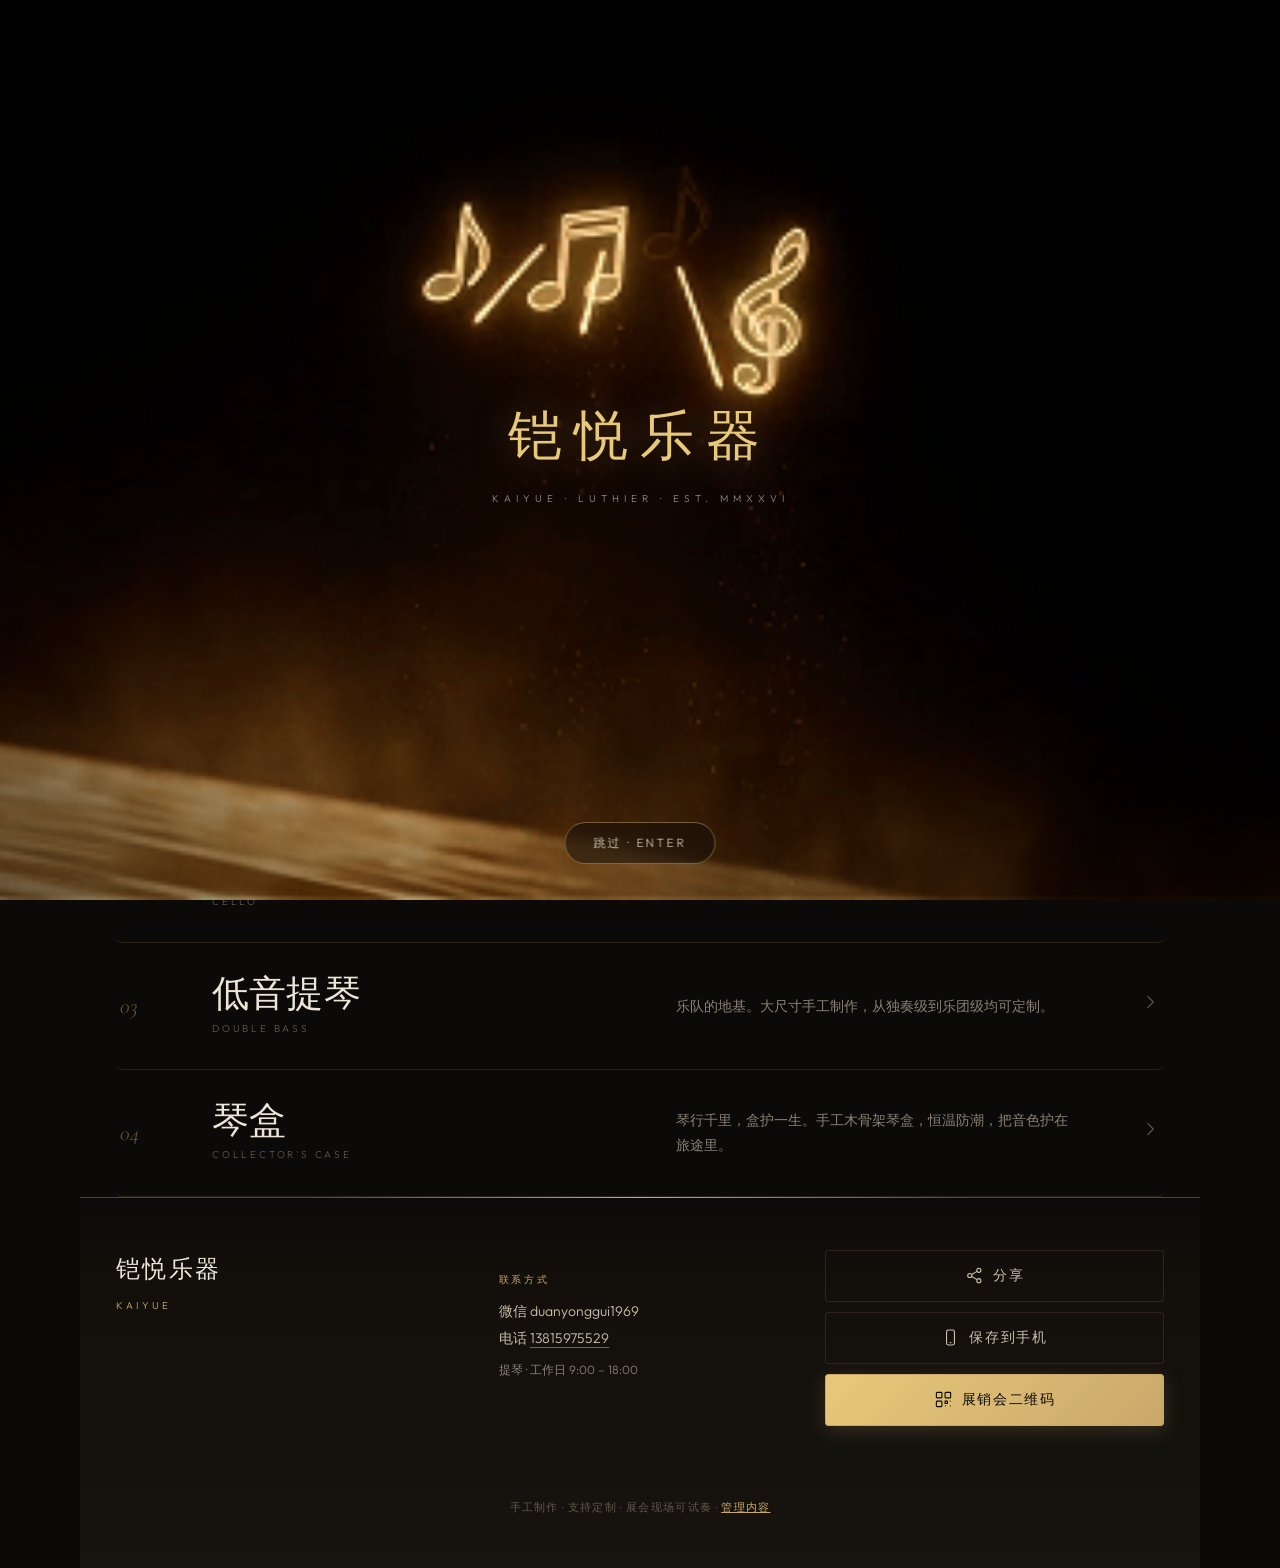
<file: index.html>
<!doctype html>
<html lang="zh-CN">
<head>
<meta charset="utf-8">
<meta name="viewport" content="width=device-width, initial-scale=1, viewport-fit=cover">
<title>铠悦乐器 · 手工提琴</title>
<meta name="description" content="拾弦提琴工坊：手工小提琴、大提琴、低音提琴。2026 国际乐器展销会现场展示，扫码即览全部琴款。">
<meta name="theme-color" content="#0c0a08">
<link rel="icon" href="data:image/svg+xml,%3Csvg xmlns='http://www.w3.org/2000/svg' viewBox='0 0 32 32'%3E%3Crect width='32' height='32' rx='7' fill='%230c0a08'/%3E%3Cpath d='M16 8 L20 22 L16 24 L12 22 Z' fill='%23c9a86a'/%3E%3C/svg%3E">
<link rel="preconnect" href="https://fonts.googleapis.com">
<link rel="preconnect" href="https://fonts.gstatic.com" crossorigin>
<link href="https://fonts.googleapis.com/css2?family=Cormorant+Garamond:ital,wght@0,300;0,400;0,500;0,600;1,300;1,400&family=Outfit:wght@300;400;500&display=swap" rel="stylesheet">
<link rel="stylesheet" href="css/style.css?v=20260930b">
</head>
<body>

<!-- 开屏视频动画 -->
<div class="splash" id="splash" aria-hidden="true">
  <img class="splash-video" src="assets/splash.gif" alt="" style="width:100%;height:100%;object-fit:cover">
  <div class="splash-vignette"></div>
  <div class="splash-brand">
    <div class="brand-cn">铠悦乐器</div>
    <div class="brand-en">KAIYUE · LUTHIER · EST. MMXXVI</div>
  </div>
  <button class="splash-skip" id="splashSkip">跳过 · ENTER</button>
</div>

<div class="app">
  <header class="topbar" id="topbar">
    <button class="brand" data-route="/" aria-label="回到首页">
      <span class="brand-mark" aria-hidden="true"></span>
      <span class="brand-name" id="brandName">拾弦提琴工坊</span>
    </button>
    <div class="topbar-actions">
      <select class="lang-select" id="langSel" aria-label="Language"></select>
      <button class="top-admin" data-route="/admin" aria-label="内容管理">管理</button>
      <button class="icon-btn" id="btnSearch" data-route="/search" aria-label="搜索">
        <svg viewBox="0 0 24 24" fill="none" stroke="currentColor" stroke-width="1.5"><circle cx="11" cy="11" r="7"/><path d="m20 20-3.5-3.5"/></svg>
      </button>
      <button class="icon-btn" id="btnFav" data-route="/favorites" aria-label="我的收藏">
        <svg viewBox="0 0 24 24" fill="none" stroke="currentColor" stroke-width="1.5"><path d="M12 20s-7.5-4.6-9.5-9C1 7.5 3.4 5 6.2 5c1.9 0 3.6 1 4.6 2.6h2.4C14.2 6 15.9 5 17.8 5 20.6 5 23 7.5 21.5 11c-2 4.4-9.5 9-9.5 9z"/></svg>
        <span class="badge-dot" id="favCount" hidden></span>
      </button>
    </div>
  </header>

  <nav class="series-rail" id="seriesRail" aria-label="系列切换">
    <button class="rail-chip" data-route="/" id="railHome">首页</button>
    <button class="rail-chip" data-series="violin" data-lbl="violin">小提琴</button>
    <button class="rail-chip" data-series="cello" data-lbl="cello">大提琴</button>
    <button class="rail-chip" data-series="bass" data-lbl="bass">低音提琴</button>
    <button class="rail-chip" data-series="s-mt4igi06" data-lbl="caseName">琴盒</button>
    <button class="rail-chip" data-route="/favorites" id="railFav">收藏</button>
  </nav>

  <main id="view" class="view" aria-live="polite"></main>

  <footer class="footer">
    <div class="footer-brand">
      <p class="footer-name" id="footerBrand">拾弦提琴工坊</p>
      <p class="footer-en" id="footerEn">SHIXIAN · LUTHIER</p>
    </div>
    <div class="footer-contact">
      <p class="footer-label" id="footerContactLabel">联系方式</p>
      <p class="contact-line"><span data-lbl="wechat">微信</span> <span id="footerWechat">shixian_luthier</span></p>
      <p class="contact-line"><span data-lbl="phone">电话</span> <a href="tel:13800000000" id="footerPhone">138-0000-0000</a></p>
      <p class="footer-note" id="footerNote"></p>
    </div>
    <div class="footer-actions">
      <button class="btn btn-ghost" id="btnShare">
        <svg viewBox="0 0 24 24" fill="none" stroke="currentColor" stroke-width="1.5"><circle cx="6" cy="12" r="2.6"/><circle cx="17.5" cy="5.5" r="2.6"/><circle cx="17.5" cy="18.5" r="2.6"/><path d="m8.4 10.8 6.8-4m-6.8 6.4 6.8 4"/></svg>
        <span data-lbl="share">分享</span>
      </button>
      <button class="btn btn-ghost" id="btnSavePhone">
        <svg viewBox="0 0 24 24" fill="none" stroke="currentColor" stroke-width="1.5"><rect x="7" y="2.5" width="10" height="19" rx="2.4"/><path d="M11 18.5h2"/></svg>
        <span data-lbl="savePhone">保存到手机</span>
      </button>
      <button class="btn btn-solid" id="btnQr">
        <svg viewBox="0 0 24 24" fill="none" stroke="currentColor" stroke-width="1.5"><rect x="3" y="3" width="7" height="7" rx="1"/><rect x="14" y="3" width="7" height="7" rx="1"/><rect x="3" y="14" width="7" height="7" rx="1"/><path d="M14 14h3v3h-3zM20 14h1M14 20h1M20 20h1"/></svg>
        <span data-lbl="qr">展销会二维码</span>
      </button>
    </div>
    <p class="footer-copy"><span data-lbl="footerCopy"></span> · <button class="admin-link" data-route="/admin" data-lbl="adminLink">管理内容</button></p>
  </footer>
</div>

<div class="lightbox" id="lightbox" hidden>
  <button class="lightbox-close" id="lbClose" aria-label="关闭">
    <svg viewBox="0 0 24 24" fill="none" stroke="currentColor" stroke-width="1.5"><path d="M6 6l12 12M18 6L6 18"/></svg>
  </button>
  <img id="lbImg" alt="" />
  <p class="lightbox-caption" id="lbCaption"></p>
</div>

<div class="modal" id="modal" hidden>
  <div class="modal-card">
    <button class="modal-close" id="modalClose" aria-label="关闭">
      <svg viewBox="0 0 24 24" fill="none" stroke="currentColor" stroke-width="1.5"><path d="M6 6l12 12M18 6L6 18"/></svg>
    </button>
    <div id="modalBody"></div>
  </div>
</div>

<div class="toast" id="toast" hidden></div>

<script src="js/app.js?v=20260930b" defer></script>
</body>
</html>
</file>
<file: css/style.css>
/* ============================================================
   铠悦乐器 · 手工提琴  —  Noir Gilded Edition
   Deep espresso black · antique gold · ivory serif
   ============================================================ */

:root {
  /* —— 黑金色系 —— */
  --bg: #0c0a08;
  --bg-2: #14110d;
  --surface: #1a1611;
  --surface-2: #221d16;
  --surface-3: #2a241c;
  --line: rgba(201, 168, 106, 0.14);
  --line-strong: rgba(201, 168, 106, 0.32);
  --line-bright: rgba(201, 168, 106, 0.55);

  --gold: #c9a86a;
  --gold-bright: #e8c97a;
  --gold-deep: #9a7f4e;
  --gold-dim: rgba(201, 168, 106, 0.5);

  --ivory: #ece5d8;
  --ivory-2: #c8bfae;
  --ivory-3: #8a8175;
  --ivory-4: #5e574c;

  --danger: #c75c4a;
  --on-gold: #0c0a08;

  --font-display: "Cormorant Garamond", "Songti SC", "Noto Serif SC", Georgia, serif;
  --font-body: "Outfit", -apple-system, BlinkMacSystemFont, "PingFang SC", "Noto Sans SC", "Microsoft YaHei", sans-serif;
  --font-serif: "Cormorant Garamond", "Songti SC", "Noto Serif SC", Georgia, serif;

  --r-xs: 3px;
  --r-s: 6px;
  --r-m: 10px;
  --topbar-h: 60px;
  --ease: cubic-bezier(0.22, 0.61, 0.36, 1);
  --ease-out: cubic-bezier(0.16, 1, 0.3, 1);
  --shadow-1: 0 2px 8px rgba(0, 0, 0, 0.4), 0 12px 32px rgba(0, 0, 0, 0.25);
  --shadow-gold: 0 0 0 1px rgba(201, 168, 106, 0.2), 0 8px 32px rgba(201, 168, 106, 0.08);
}

* { margin: 0; padding: 0; box-sizing: border-box; }
[hidden] { display: none !important; }

html {
  -webkit-text-size-adjust: 100%;
  scroll-behavior: smooth;
  color-scheme: dark;
}

body {
  font-family: var(--font-body);
  font-weight: 300;
  font-size: 16px;
  line-height: 1.65;
  color: var(--ivory);
  background-color: var(--bg);
  background-image:
    radial-gradient(ellipse 80% 50% at 50% -10%, rgba(201, 168, 106, 0.06), transparent),
    radial-gradient(rgba(201, 168, 106, 0.04) 1px, transparent 1px);
  background-size: 100% 100%, 24px 24px;
  background-attachment: fixed;
  -webkit-font-smoothing: antialiased;
  min-height: 100dvh;
}

img { display: block; max-width: 100%; }
a { color: inherit; text-decoration: none; }
button { font: inherit; color: inherit; background: none; border: 0; cursor: pointer; }
button:focus-visible, a:focus-visible {
  outline: 2px solid var(--gold);
  outline-offset: 2px;
  border-radius: var(--r-xs);
}

::selection { background: var(--gold); color: var(--on-gold); }

.app {
  max-width: 720px;
  margin: 0 auto;
  min-height: 100dvh;
  display: flex;
  flex-direction: column;
}

/* ============================================================
   开屏动画
   ============================================================ */
.splash {
  position: fixed; inset: 0; z-index: 200;
  background: #000;
  display: flex; align-items: center; justify-content: center;
  opacity: 1; transition: opacity 0.9s var(--ease-out), visibility 0.9s;
  overflow: hidden;
}
.splash.done { opacity: 0; visibility: hidden; pointer-events: none; }
.splash-video {
  position: absolute; inset: 0;
  width: 100%; height: 100%;
  object-fit: cover;
}
.splash-vignette {
  position: absolute; inset: 0;
  background: radial-gradient(ellipse at center, transparent 40%, rgba(0,0,0,0.55) 100%);
  pointer-events: none;
}
.splash-brand {
  position: relative; z-index: 2;
  text-align: center;
  opacity: 0;
  animation: splashBrandIn 2s var(--ease-out) 0.4s forwards;
}
.splash-brand .brand-cn {
  font-family: var(--font-display);
  font-size: clamp(2rem, 8vw, 3.4rem);
  font-weight: 500;
  letter-spacing: 0.22em;
  color: var(--gold-bright);
  text-shadow: 0 0 40px rgba(201, 168, 106, 0.4);
  margin-bottom: 8px;
}
.splash-brand .brand-en {
  font-size: 10px;
  letter-spacing: 0.5em;
  text-transform: uppercase;
  color: rgba(236, 229, 216, 0.6);
}
.splash-skip {
  position: absolute;
  bottom: calc(36px + env(safe-area-inset-bottom, 0px));
  left: 50%; transform: translateX(-50%);
  z-index: 3;
  padding: 10px 28px;
  border: 1px solid var(--gold-dim);
  border-radius: 999px;
  background: rgba(12, 10, 8, 0.5);
  color: var(--ivory-2);
  font-size: 12px;
  letter-spacing: 0.2em;
  text-transform: uppercase;
  backdrop-filter: blur(8px);
  -webkit-backdrop-filter: blur(8px);
  transition: background 0.25s, border-color 0.25s, color 0.25s;
}
.splash-skip:hover {
  background: var(--gold);
  color: var(--on-gold);
  border-color: var(--gold);
}
@keyframes splashBrandIn {
  from { opacity: 0; transform: translateY(12px); letter-spacing: 0.35em; }
  to { opacity: 1; transform: translateY(0); letter-spacing: 0.22em; }
}
@media (prefers-reduced-motion: reduce) {
  .splash { display: none !important; }
}

/* ============================================================
   Topbar
   ============================================================ */
.topbar {
  position: sticky; top: 0; z-index: 40;
  height: var(--topbar-h);
  display: flex; align-items: center; justify-content: space-between;
  padding: 0 18px;
  background: rgba(12, 10, 8, 0.82);
  -webkit-backdrop-filter: blur(18px) saturate(1.4);
  backdrop-filter: blur(18px) saturate(1.4);
  border-bottom: 1px solid var(--line);
}
.brand { display: flex; align-items: center; gap: 10px; padding: 6px 0; }
.brand-mark {
  width: 22px; height: 22px; flex: none;
  background: var(--gold);
  -webkit-mask: url("data:image/svg+xml,%3Csvg xmlns='http://www.w3.org/2000/svg' viewBox='0 0 24 24'%3E%3Cpath d='M12 3 15.2 14 12 21 8.8 14 Z'/%3E%3C/svg%3E") center/contain no-repeat;
  mask: url("data:image/svg+xml,%3Csvg xmlns='http://www.w3.org/2000/svg' viewBox='0 0 24 24'%3E%3Cpath d='M12 3 15.2 14 12 21 8.8 14 Z'/%3E%3C/svg%3E") center/contain no-repeat;
}
.brand-name {
  font-family: var(--font-display);
  font-size: 18px;
  font-weight: 500;
  letter-spacing: 0.08em;
  color: var(--ivory);
}
.topbar-actions { display: flex; gap: 4px; align-items: center; }
.top-admin {
  height: 34px; padding: 0 14px; border-radius: var(--r-xs);
  border: 1px solid var(--line-strong);
  background: transparent;
  font-size: 11px; letter-spacing: 0.18em;
  color: var(--gold);
  text-transform: uppercase;
  transition: all 0.25s var(--ease);
}
.top-admin:hover {
  background: var(--gold);
  color: var(--on-gold);
  border-color: var(--gold);
}
.icon-btn {
  position: relative; width: 40px; height: 40px; border-radius: var(--r-xs);
  display: inline-flex; align-items: center; justify-content: center;
  color: var(--ivory-2);
  border: 1px solid transparent;
  transition: all 0.25s var(--ease);
}
.icon-btn:hover {
  background: rgba(201, 168, 106, 0.08);
  border-color: var(--line);
  color: var(--gold-bright);
}
.icon-btn svg { width: 20px; height: 20px; stroke-width: 1.4; }
.badge-dot {
  position: absolute; top: 3px; right: 3px;
  min-width: 16px; height: 16px; padding: 0 4px;
  border-radius: 999px;
  background: var(--gold);
  color: var(--on-gold);
  font-size: 10px; font-weight: 500; line-height: 16px; text-align: center;
}

/* ============================================================
   Series rail
   ============================================================ */
.series-rail {
  position: fixed;
  top: calc(var(--topbar-h) + 10px);
  left: 0; right: 0; z-index: 39;
  display: flex; gap: 8px; justify-content: flex-start;
  overflow-x: auto;
  padding: 6px 18px 10px;
  scrollbar-width: none;
  -webkit-overflow-scrolling: touch;
  transform: translateY(-8px);
  opacity: 0;
  pointer-events: none;
  transition: transform 0.3s var(--ease-out), opacity 0.3s var(--ease-out);
}
.series-rail.show { transform: translateY(0); opacity: 1; pointer-events: auto; }
.series-rail::-webkit-scrollbar { display: none; }
.rail-chip {
  flex: none;
  height: 34px; padding: 0 16px;
  border-radius: 999px;
  background: rgba(26, 22, 17, 0.88);
  border: 1px solid var(--line);
  font-size: 12.5px; letter-spacing: 0.06em;
  color: var(--ivory-2);
  backdrop-filter: blur(12px);
  -webkit-backdrop-filter: blur(12px);
  transition: all 0.25s var(--ease);
}
.rail-chip:hover { border-color: var(--line-bright); color: var(--gold-bright); }
.rail-chip.active {
  background: var(--gold);
  border-color: var(--gold);
  color: var(--on-gold);
}

/* ============================================================
   View + reveal
   ============================================================ */
.view { flex: 1; }
.view > section { padding: 0 18px; }
.reveal {
  opacity: 0;
  transform: translateY(18px);
  transition: opacity 0.7s var(--ease-out), transform 0.7s var(--ease-out);
}
.reveal.in { opacity: 1; transform: none; }
@media (prefers-reduced-motion: reduce) {
  .reveal { opacity: 1; transform: none; transition: none; }
  * { scroll-behavior: auto !important; }
}

/* ============================================================
   Hero
   ============================================================ */
.hero {
  padding-top: 56px !important;
  padding-bottom: 40px;
  position: relative;
  overflow: hidden;
}
.hero::before {
  content: "";
  position: absolute;
  top: -180px; right: -140px; z-index: 0;
  width: 380px; height: 380px; border-radius: 50%;
  background: radial-gradient(circle, rgba(201, 168, 106, 0.12), transparent 70%);
  pointer-events: none;
}
.hero::after {
  content: "";
  position: absolute;
  left: -60px; bottom: 60px; z-index: 0;
  width: 200px; height: 200px;
  background: radial-gradient(circle, rgba(201, 168, 106, 0.05), transparent 70%);
  pointer-events: none;
}
.eyebrow {
  font-size: 10px;
  letter-spacing: 0.3em;
  text-transform: uppercase;
  color: var(--gold);
  font-weight: 400;
  position: relative; z-index: 1;
  display: inline-block;
  padding: 4px 12px;
  border: 1px solid var(--line-strong);
  border-radius: 999px;
  background: rgba(201, 168, 106, 0.06);
}
.hero h1 {
  margin-top: 22px;
  position: relative; z-index: 1;
  font-family: var(--font-display);
  font-weight: 500;
  font-size: clamp(2.6rem, 11vw, 4.6rem);
  line-height: 1.05;
  letter-spacing: 0.01em;
  color: var(--ivory);
}
.hero-tagline {
  margin-top: 20px;
  max-width: 26em;
  position: relative; z-index: 1;
  color: var(--ivory-2);
  font-size: 15px;
  line-height: 1.9;
}
.hero-en {
  margin-top: 22px;
  position: relative; z-index: 1;
  color: var(--ivory-4);
  font-size: 10px;
  letter-spacing: 0.32em;
  text-transform: uppercase;
}

/* expo card */
.expo {
  margin-top: 36px;
  padding: 24px 22px 22px;
  position: relative; z-index: 1;
  background: linear-gradient(145deg, var(--surface), var(--bg-2));
  border: 1px solid var(--line);
  border-radius: var(--r-s);
  box-shadow: var(--shadow-gold);
  overflow: hidden;
}
.expo::before {
  content: "";
  position: absolute;
  top: 0; left: 0; right: 0;
  height: 1px;
  background: linear-gradient(90deg, transparent, var(--gold), transparent);
}
.expo-head { display: flex; align-items: baseline; justify-content: space-between; gap: 12px; }
.expo-title {
  font-family: var(--font-display);
  font-size: 22px;
  font-weight: 500;
  letter-spacing: 0.01em;
  color: var(--ivory);
}
.expo-badge {
  flex: none;
  font-size: 9.5px;
  letter-spacing: 0.18em;
  color: var(--on-gold);
  background: var(--gold);
  border-radius: 999px;
  padding: 4px 12px;
  text-transform: uppercase;
  font-weight: 500;
}
.expo-row {
  display: flex; gap: 12px;
  margin-top: 16px;
  padding-top: 16px;
  border-top: 1px solid var(--line);
  font-size: 13.5px;
  color: var(--ivory-2);
  line-height: 1.7;
}
.expo-row svg {
  width: 17px; height: 17px;
  flex: none;
  color: var(--gold);
  margin-top: 3px;
  stroke-width: 1.4;
}
.expo-note {
  margin-top: 16px;
  font-family: var(--font-serif);
  font-style: italic;
  font-size: 17px;
  color: var(--gold-bright);
}

/* ============================================================
   Series index
   ============================================================ */
.series-index { padding-top: 12px !important; padding-bottom: 48px; }
.series-index-title {
  font-size: 10px;
  letter-spacing: 0.3em;
  text-transform: uppercase;
  color: var(--ivory-4);
  margin-bottom: 4px;
  padding-bottom: 14px;
  border-bottom: 1px solid var(--line-strong);
}
.series-row {
  display: grid;
  grid-template-columns: 44px 1fr auto;
  align-items: center;
  gap: 14px;
  padding: 24px 4px;
  position: relative;
  border-bottom: 1px solid var(--line);
  transition: all 0.3s var(--ease-out);
}
.series-row:first-of-type { border-top: 1px solid var(--line); }
.series-row .en, .series-row h2, .series-num, .series-desc {
  transition: color 0.3s var(--ease);
}
.series-num {
  font-family: var(--font-serif);
  font-style: italic;
  font-size: 22px;
  color: var(--gold-dim);
}
.series-row h2 {
  font-family: var(--font-display);
  font-weight: 500;
  font-size: clamp(1.7rem, 6vw, 2.3rem);
  line-height: 1.1;
  letter-spacing: 0.005em;
  color: var(--ivory);
}
.series-row .en {
  font-size: 10px;
  letter-spacing: 0.28em;
  text-transform: uppercase;
  color: var(--ivory-4);
  margin-top: 5px;
}
.series-arrow {
  color: var(--ivory-4);
  transition: transform 0.3s var(--ease-out), color 0.3s var(--ease);
}
.series-arrow svg { width: 20px; height: 20px; stroke-width: 1.4; }
.series-desc { display: none; }

/* ============================================================
   Tags / chips
   ============================================================ */
.chip-row { display: flex; flex-wrap: wrap; gap: 6px; }
.tag {
  display: inline-flex; align-items: center; gap: 5px;
  height: 22px; padding: 0 9px;
  border-radius: 999px;
  font-size: 10px;
  letter-spacing: 0.1em;
  border: 1px solid;
  line-height: 1;
  text-transform: uppercase;
}
.tag::before {
  content: "";
  width: 4px; height: 4px;
  border-radius: 50%;
  background: currentColor;
}
.tag-gold {
  color: var(--gold-bright);
  border-color: var(--line-bright);
  background: rgba(201, 168, 106, 0.1);
}
.tag-wood {
  color: var(--ivory-2);
  border-color: var(--line-strong);
  background: var(--surface-2);
}
.tag-ink {
  color: var(--ivory);
  border-color: var(--line-strong);
  background: transparent;
}
.tag-outline {
  color: var(--ivory-3);
  border-color: var(--line);
  background: transparent;
}

.filter-chip {
  flex: none;
  height: 32px; padding: 0 15px;
  border-radius: 999px;
  border: 1px solid var(--line-strong);
  background: transparent;
  font-size: 12.5px;
  letter-spacing: 0.04em;
  color: var(--ivory-2);
  transition: all 0.25s var(--ease);
}
.filter-chip:hover { border-color: var(--line-bright); color: var(--gold-bright); }
.filter-chip.active {
  background: var(--gold);
  border-color: var(--gold);
  color: var(--on-gold);
}

/* ============================================================
   Page headers
   ============================================================ */
.back-row { text-align: left; margin-bottom: 18px; }
.back-pill {
  display: inline-flex; align-items: center; justify-content: center; gap: 6px;
  height: 38px; padding: 0 18px;
  border-radius: 999px;
  border: 1px solid var(--line-strong);
  background: transparent;
  font-size: 12px;
  letter-spacing: 0.14em;
  color: var(--ivory-2);
  text-transform: uppercase;
  transition: all 0.25s var(--ease);
}
.back-pill:hover {
  background: var(--gold);
  color: var(--on-gold);
  border-color: var(--gold);
}
.back-pill:active { transform: scale(0.97); }
.back-pill svg { width: 16px; height: 16px; stroke-width: 1.4; }
.page-head { padding-top: 40px !important; padding-bottom: 24px; }
.page-head .eyebrow { display: inline-block; }
.page-head h1 {
  font-family: var(--font-display);
  font-weight: 500;
  font-size: clamp(2.2rem, 8vw, 3.4rem);
  line-height: 1.08;
  margin-top: 16px;
  letter-spacing: 0.005em;
  color: var(--ivory);
}
.page-desc {
  margin-top: 14px;
  color: var(--ivory-2);
  font-size: 14.5px;
  max-width: 32em;
  line-height: 1.85;
}

/* ============================================================
   Instrument cards
   ============================================================ */
.grid-list { display: grid; gap: 20px; padding-bottom: 48px; }
.instrument-card {
  background: var(--surface);
  border: 1px solid var(--line);
  border-radius: var(--r-s);
  overflow: hidden;
  display: flex;
  flex-direction: column;
  transition: transform 0.35s var(--ease-out), box-shadow 0.35s var(--ease-out), border-color 0.35s;
}
.instrument-card:active { transform: scale(0.99); }
.card-media {
  position: relative;
  aspect-ratio: 4 / 3;
  overflow: hidden;
  background: var(--surface-3);
  border-bottom: 1px solid var(--line);
}
.card-media img {
  width: 100%; height: 100%;
  object-fit: cover;
  transition: transform 0.7s var(--ease-out);
}
.card-media img.loaded { animation: fadein 0.6s var(--ease-out); }
@keyframes fadein { from { opacity: 0; } to { opacity: 1; } }
.fav-btn {
  position: absolute;
  top: 10px; right: 10px; z-index: 2;
  width: 38px; height: 38px;
  border-radius: 999px;
  background: rgba(12, 10, 8, 0.7);
  border: 1px solid var(--line-strong);
  backdrop-filter: blur(8px);
  -webkit-backdrop-filter: blur(8px);
  display: inline-flex;
  align-items: center;
  justify-content: center;
  transition: transform 0.2s var(--ease), background-color 0.25s, border-color 0.25s;
}
.fav-btn:hover { border-color: var(--gold); }
.fav-btn:active { transform: scale(0.88); }
.fav-btn svg { width: 18px; height: 18px; stroke: var(--ivory-2); fill: none; stroke-width: 1.4; transition: stroke 0.25s, fill 0.25s; }
.fav-btn.on { background: var(--gold); border-color: var(--gold); }
.fav-btn.on svg { fill: var(--on-gold); stroke: var(--on-gold); }
.zoom-hint {
  position: absolute;
  left: 10px; bottom: 10px; z-index: 2;
  height: 24px; padding: 0 10px;
  border-radius: 999px;
  background: rgba(12, 10, 8, 0.7);
  color: var(--gold);
  backdrop-filter: blur(8px);
  -webkit-backdrop-filter: blur(8px);
  font-size: 10px;
  letter-spacing: 0.14em;
  display: inline-flex;
  align-items: center;
  text-transform: uppercase;
}
.card-body {
  padding: 16px 18px 18px;
  display: flex;
  flex-direction: column;
  gap: 10px;
}
.card-name {
  font-family: var(--font-display);
  font-size: 20px;
  font-weight: 500;
  line-height: 1.25;
  letter-spacing: 0.01em;
  color: var(--ivory);
}
.card-specs {
  color: var(--ivory-3);
  font-size: 12.5px;
  line-height: 1.75;
  display: -webkit-box;
  -webkit-line-clamp: 2;
  -webkit-box-orient: vertical;
  overflow: hidden;
}
.card-foot {
  margin-top: 4px;
  display: flex;
  align-items: baseline;
  justify-content: space-between;
  gap: 10px;
  padding-top: 10px;
  border-top: 1px solid var(--line);
}
.price {
  font-family: var(--font-serif);
  font-size: 22px;
  font-weight: 600;
  color: var(--gold-bright);
  letter-spacing: 0.01em;
}
.price.negotiable {
  font-family: var(--font-body);
  font-size: 14px;
  letter-spacing: 0.08em;
  color: var(--ivory-3);
}
.card-more {
  font-size: 10.5px;
  letter-spacing: 0.18em;
  color: var(--gold);
  text-transform: uppercase;
  border-bottom: 1px solid var(--gold-dim);
  padding-bottom: 2px;
  transition: border-color 0.25s;
}

/* ============================================================
   Detail page
   ============================================================ */
.back-link {
  display: inline-flex; align-items: center; gap: 6px;
  height: 40px; padding: 0 4px;
  color: var(--ivory-3);
  font-size: 12.5px;
  letter-spacing: 0.1em;
  transition: color 0.25s;
}
.back-link:hover { color: var(--gold-bright); }
.back-link svg { width: 18px; height: 18px; stroke-width: 1.4; }
.detail { padding-bottom: 56px; }
.detail-media {
  position: relative;
  border-radius: var(--r-s);
  overflow: hidden;
  aspect-ratio: 4 / 3;
  background: var(--surface-3);
  border: 1px solid var(--line);
}
.detail-media img { width: 100%; height: 100%; object-fit: cover; }
.detail-media .fav-btn { top: 12px; right: 12px; }
.detail-title { margin-top: 24px; }
.detail-title h1 {
  font-family: var(--font-display);
  font-weight: 500;
  font-size: clamp(2rem, 7.5vw, 3rem);
  line-height: 1.1;
  letter-spacing: 0.005em;
  color: var(--ivory);
}
.detail-series {
  margin-top: 10px;
  font-size: 10px;
  letter-spacing: 0.26em;
  text-transform: uppercase;
  color: var(--gold);
}
.detail-tags { margin-top: 16px; }
.detail-price {
  margin-top: 18px;
  font-family: var(--font-serif);
  font-size: 36px;
  font-weight: 600;
  color: var(--gold-bright);
}
.detail-price .negotiable {
  font-family: var(--font-body);
  font-size: 18px;
  font-weight: 400;
  color: var(--ivory-3);
}
.detail-note {
  margin-top: 12px;
  font-family: var(--font-serif);
  font-style: italic;
  font-size: 17px;
  color: var(--ivory-2);
}
.param-table {
  margin-top: 24px;
  border-top: 1px solid var(--line-strong);
}
.param-row {
  display: grid;
  grid-template-columns: 90px 1fr;
  gap: 14px;
  padding: 13px 2px;
  border-bottom: 1px solid var(--line);
  font-size: 13.5px;
  line-height: 1.7;
}
.param-row dt {
  color: var(--ivory-4);
  font-size: 11px;
  letter-spacing: 0.14em;
  padding-top: 2px;
  text-transform: uppercase;
}
.param-row dd { color: var(--ivory-2); font-weight: 300; }
.detail-actions { margin-top: 28px; display: grid; gap: 10px; }

.btn {
  height: 52px;
  border-radius: var(--r-xs);
  display: inline-flex;
  align-items: center;
  justify-content: center;
  gap: 9px;
  font-size: 14px;
  letter-spacing: 0.12em;
  font-weight: 400;
  transition: transform 0.15s var(--ease), background-color 0.25s, color 0.25s, border-color 0.25s, box-shadow 0.25s;
}
.btn:active { transform: scale(0.985); }
.btn svg { width: 19px; height: 19px; stroke-width: 1.4; }
.btn-solid {
  background: linear-gradient(135deg, var(--gold-bright), var(--gold));
  color: var(--on-gold);
  border: 1px solid var(--gold);
  box-shadow: 0 4px 20px rgba(201, 168, 106, 0.2);
  font-weight: 500;
}
.btn-solid:hover {
  box-shadow: 0 6px 28px rgba(201, 168, 106, 0.35);
  transform: translateY(-1px);
}
.btn-outline {
  border: 1px solid var(--line-strong);
  background: transparent;
  color: var(--ivory);
}
.btn-outline:hover {
  background: rgba(201, 168, 106, 0.08);
  border-color: var(--line-bright);
  color: var(--gold-bright);
}
.btn-ghost {
  border: 1px solid var(--line);
  color: var(--ivory-2);
}
.btn-ghost:hover {
  background: var(--gold);
  color: var(--on-gold);
  border-color: var(--gold);
}
.btn-fav-on {
  background: var(--gold);
  color: var(--on-gold);
  border-color: var(--gold);
}
.btn-row { display: grid; grid-template-columns: 1fr 1fr; gap: 10px; }

/* ============================================================
   Favorites / search
   ============================================================ */
.search-box {
  display: flex;
  align-items: center;
  gap: 12px;
  padding: 4px 0 14px;
  border-bottom: 1px solid var(--line-strong);
}
.search-box svg { width: 20px; height: 20px; color: var(--gold); flex: none; stroke-width: 1.4; }
.search-box input {
  flex: 1;
  border: 0;
  background: transparent;
  outline: none;
  font: inherit;
  font-weight: 300;
  font-size: 17px;
  color: var(--ivory);
}
.search-box input::placeholder { color: var(--ivory-4); }
.result-count {
  margin: 16px 0 4px;
  font-size: 10px;
  letter-spacing: 0.2em;
  color: var(--ivory-4);
  text-transform: uppercase;
}
.empty {
  padding: 64px 20px;
  text-align: center;
  color: var(--ivory-3);
}
.empty .empty-mark {
  width: 36px; height: 36px;
  margin: 0 auto 16px;
  color: var(--gold-dim);
}
.empty h3 {
  font-family: var(--font-display);
  font-weight: 500;
  font-size: 22px;
  color: var(--ivory);
  margin-bottom: 8px;
}
.empty p { font-size: 13.5px; }
.empty .btn { margin: 24px auto 0; max-width: 240px; width: 100%; }

/* ============================================================
   Skeleton
   ============================================================ */
.sk-card {
  border-radius: var(--r-s);
  overflow: hidden;
  background: var(--surface);
  border: 1px solid var(--line);
}
.sk-media {
  aspect-ratio: 4/3;
  background: linear-gradient(100deg, var(--surface-2) 40%, var(--surface-3) 50%, var(--surface-2) 60%);
  background-size: 200% 100%;
  animation: shimmer 1.4s infinite linear;
}
.sk-body { padding: 16px; }
.sk-line {
  height: 12px;
  border-radius: var(--r-xs);
  margin-bottom: 10px;
  background: linear-gradient(100deg, var(--surface-2) 40%, var(--surface-3) 50%, var(--surface-2) 60%);
  background-size: 200% 100%;
  animation: shimmer 1.4s infinite linear;
}
.sk-line.w60 { width: 60%; }
.sk-line.w40 { width: 40%; }
.sk-line.w80 { width: 80%; }
@keyframes shimmer { to { background-position: -200% 0; } }

/* ============================================================
   Footer
   ============================================================ */
.footer {
  margin-top: auto;
  background: linear-gradient(180deg, transparent, rgba(201, 168, 106, 0.03) 20%, rgba(201, 168, 106, 0.06));
  color: var(--ivory);
  padding: 42px 22px 44px;
  border-top: 1px solid var(--line-strong);
  position: relative;
}
.footer::before {
  content: "";
  position: absolute;
  top: -1px; left: 20%; right: 20%;
  height: 1px;
  background: linear-gradient(90deg, transparent, var(--gold), transparent);
}
.footer-brand {
  padding-bottom: 22px;
  border-bottom: 1px solid var(--line);
}
.footer-name {
  font-family: var(--font-display);
  font-size: 24px;
  font-weight: 500;
  letter-spacing: 0.1em;
  color: var(--ivory);
}
.footer-en {
  margin-top: 8px;
  font-size: 10px;
  letter-spacing: 0.32em;
  text-transform: uppercase;
  color: var(--gold);
}
.footer-contact {
  padding: 22px 0;
  border-bottom: 1px solid var(--line);
}
.footer-label {
  font-size: 10px;
  letter-spacing: 0.26em;
  text-transform: uppercase;
  color: var(--gold);
  margin-bottom: 10px;
}
.contact-line {
  font-size: 14px;
  line-height: 1.9;
  color: var(--ivory-2);
}
.contact-line a {
  border-bottom: 1px solid var(--line-bright);
  transition: color 0.25s;
}
.contact-line a:hover { color: var(--gold-bright); }
.footer-note {
  margin-top: 8px;
  font-size: 12px;
  color: var(--ivory-3);
}
.footer-actions {
  padding: 22px 0 0;
  display: grid;
  grid-template-columns: 1fr;
  gap: 10px;
}
.footer-copy {
  margin-top: 28px;
  font-size: 11px;
  letter-spacing: 0.12em;
  color: var(--ivory-4);
  text-align: center;
}

/* ============================================================
   Lightbox
   ============================================================ */
.lightbox {
  position: fixed; inset: 0; z-index: 90;
  background: rgba(8, 6, 4, 0.96);
  -webkit-backdrop-filter: blur(12px);
  backdrop-filter: blur(12px);
  display: flex;
  flex-direction: column;
  align-items: center;
  justify-content: center;
  padding: 24px;
  opacity: 0;
  transition: opacity 0.3s var(--ease-out);
}
.lightbox.open { opacity: 1; }
.lightbox img {
  max-width: 94vw;
  max-height: 76vh;
  object-fit: contain;
  border-radius: var(--r-xs);
  box-shadow: 0 24px 80px rgba(0, 0, 0, 0.6), 0 0 0 1px var(--line);
  transform: scale(0.96);
  transition: transform 0.3s var(--ease-out);
}
.lightbox.open img { transform: scale(1); }
.lightbox-close {
  position: absolute;
  top: calc(env(safe-area-inset-top, 0px) + 14px);
  right: 16px;
  width: 44px; height: 44px;
  border-radius: 999px;
  background: rgba(201, 168, 106, 0.1);
  border: 1px solid var(--line);
  color: var(--ivory);
  display: inline-flex;
  align-items: center;
  justify-content: center;
  transition: all 0.25s;
}
.lightbox-close:hover {
  background: var(--gold);
  color: var(--on-gold);
  border-color: var(--gold);
}
.lightbox-close svg { width: 22px; height: 22px; stroke-width: 1.4; }
.lightbox-caption {
  margin-top: 20px;
  color: var(--ivory-2);
  font-size: 13px;
  letter-spacing: 0.08em;
  text-align: center;
}

/* ============================================================
   Modal
   ============================================================ */
.modal {
  position: fixed; inset: 0; z-index: 80;
  background: rgba(8, 6, 4, 0.7);
  -webkit-backdrop-filter: blur(6px);
  backdrop-filter: blur(6px);
  display: flex;
  align-items: flex-end;
  justify-content: center;
  opacity: 0;
  transition: opacity 0.25s var(--ease);
}
.modal.open { opacity: 1; }
.modal-card {
  width: 100%;
  max-width: 560px;
  background: var(--surface);
  border: 1px solid var(--line-strong);
  border-bottom: none;
  border-radius: var(--r-m) var(--r-m) 0 0;
  padding: 28px 22px calc(30px + env(safe-area-inset-bottom, 0px));
  position: relative;
  transform: translateY(28px);
  transition: transform 0.3s var(--ease-out);
}
.modal.open .modal-card { transform: none; }
.modal-close {
  position: absolute;
  top: 12px; right: 12px;
  width: 40px; height: 40px;
  border-radius: 999px;
  color: var(--ivory-3);
  display: inline-flex;
  align-items: center;
  justify-content: center;
  transition: all 0.25s;
}
.modal-close:hover {
  background: rgba(201, 168, 106, 0.1);
  color: var(--gold-bright);
}
.modal-close svg { width: 20px; height: 20px; stroke-width: 1.4; }
.modal-card h3 {
  font-family: var(--font-display);
  font-size: 22px;
  font-weight: 500;
  margin-bottom: 6px;
  color: var(--ivory);
}
.modal-card .sub {
  color: var(--ivory-3);
  font-size: 13px;
  margin-bottom: 18px;
}
.save-step {
  display: flex; gap: 12px;
  padding: 13px 0;
  border-bottom: 1px solid var(--line);
  font-size: 13.5px;
  line-height: 1.7;
}
.save-step b { font-weight: 500; color: var(--ivory); }
.save-step .step-num {
  flex: none;
  width: 24px; height: 24px;
  border-radius: 999px;
  background: var(--gold);
  color: var(--on-gold);
  font-size: 11.5px;
  font-weight: 500;
  display: inline-flex;
  align-items: center;
  justify-content: center;
  margin-top: 2px;
}
.save-step p { color: var(--ivory-2); }
.save-step code {
  font-family: var(--font-body);
  font-size: 12.5px;
  background: rgba(201, 168, 106, 0.1);
  border-radius: var(--r-xs);
  padding: 2px 6px;
  color: var(--gold-bright);
}

/* ============================================================
   Admin
   ============================================================ */
.admin-link {
  background: none; border: 0;
  color: var(--gold);
  text-decoration: underline;
  font: inherit;
  font-size: inherit;
  letter-spacing: inherit;
  cursor: pointer;
}
.admin-card {
  background: var(--surface);
  border: 1px solid var(--line);
  border-radius: var(--r-s);
  padding: 22px;
  margin-bottom: 16px;
}
.admin-label {
  display: block;
  margin: 14px 0 6px;
  font-size: 10px;
  letter-spacing: 0.18em;
  color: var(--ivory-4);
  text-transform: uppercase;
}
.admin-label:first-child { margin-top: 0; }
.admin-input {
  width: 100%;
  border: 1px solid var(--line-strong);
  border-radius: var(--r-xs);
  background: var(--bg-2);
  padding: 11px 13px;
  font: inherit;
  font-size: 14.5px;
  color: var(--ivory);
  outline: none;
  transition: border-color 0.25s, box-shadow 0.25s;
}
.admin-input:focus {
  border-color: var(--gold);
  box-shadow: 0 0 0 3px rgba(201, 168, 106, 0.12);
}
select.admin-input { appearance: auto; }
textarea.admin-input {
  min-height: 74px;
  resize: vertical;
  line-height: 1.6;
}
.admin-sec {
  margin: 22px 0 4px;
  padding-top: 16px;
  border-top: 1px dashed var(--line-strong);
  font-family: var(--font-display);
  font-size: 17px;
  font-weight: 500;
  color: var(--ivory);
}
.admin-tabs {
  display: flex;
  gap: 8px;
  overflow-x: auto;
  padding-bottom: 4px;
}
.admin-tab {
  flex: none;
  height: 36px;
  padding: 0 16px;
  border-radius: 999px;
  border: 1px solid var(--line-strong);
  background: transparent;
  font-size: 13px;
  letter-spacing: 0.04em;
  color: var(--ivory-2);
  transition: all 0.25s;
}
.admin-tab.active {
  background: var(--gold);
  border-color: var(--gold);
  color: var(--on-gold);
}
.admin-toolbar {
  position: sticky;
  top: calc(var(--topbar-h) + 6px);
  z-index: 30;
  background: var(--bg);
  padding: 8px 0 12px;
  display: flex;
  flex-direction: column;
  gap: 14px;
  margin-bottom: 20px;
}
.img-drop {
  border: 1px dashed var(--line-strong);
  border-radius: var(--r-s);
  background: rgba(201, 168, 106, 0.04);
  padding: 22px 14px;
  text-align: center;
  cursor: pointer;
  transition: all 0.25s;
}
.img-drop:hover, .img-drop:focus {
  border-color: var(--gold);
  background: rgba(201, 168, 106, 0.08);
}
.img-drop-hint {
  font-size: 13px;
  color: var(--ivory-3);
  line-height: 1.9;
}
.img-drop-hint b { color: var(--ivory); font-weight: 500; }
.img-drop-hint span { font-size: 11px; color: var(--ivory-4); }
.inst-preview {
  width: 100%;
  max-height: 260px;
  object-fit: contain;
  border-radius: var(--r-xs);
  margin-top: 12px;
  background: var(--surface-3);
  border: 1px solid var(--line);
}
.img-rows {
  display: flex;
  flex-direction: column;
  gap: 8px;
  margin-top: 10px;
}
.img-row {
  display: grid;
  grid-template-columns: 96px 1fr 84px;
  gap: 8px;
  align-items: center;
}
.img-row img {
  width: 96px; height: 72px;
  object-fit: contain;
  background: var(--surface-3);
  border-radius: var(--r-xs);
  border: 1px solid var(--line);
}
.img-row .admin-input { padding: 9px 11px; font-size: 12.5px; }
.img-order {
  display: flex;
  gap: 4px;
  justify-content: flex-end;
}
.img-order button {
  width: 38px; height: 38px;
  border-radius: var(--r-xs);
  border: 1px solid var(--line-strong);
  background: transparent;
  color: var(--ivory-2);
  font-size: 15px;
  line-height: 1;
}
.img-order .img-del {
  color: var(--danger);
  border-color: rgba(199, 92, 74, 0.4);
}
.admin-save-bottom {
  margin-top: 18px;
  padding-top: 16px;
  border-top: 1px dashed var(--line-strong);
}
.admin-save-bottom .btn {
  width: 100%;
  height: 52px;
  font-size: 15px;
  letter-spacing: 0.14em;
}
.admin-actions {
  display: grid;
  grid-template-columns: repeat(4, 1fr);
  gap: 8px;
}
.admin-actions .btn {
  height: 44px;
  font-size: 13px;
  padding: 0 6px;
  border-radius: var(--r-xs);
}
.admin-item {
  background: var(--surface);
  border: 1px solid var(--line);
  border-radius: var(--r-s);
  padding: 16px 18px;
  margin-bottom: 12px;
}
.admin-item-head {
  display: flex;
  align-items: center;
  justify-content: space-between;
  gap: 10px;
  margin-bottom: 12px;
}
.admin-item-title {
  font-family: var(--font-display);
  font-size: 17px;
  font-weight: 500;
  color: var(--ivory);
}
.admin-item-title em {
  font-family: var(--font-body);
  font-style: normal;
  font-size: 10px;
  letter-spacing: 0.1em;
  color: var(--ivory-4);
  margin-left: 8px;
  text-transform: uppercase;
}
.admin-del {
  height: 34px;
  padding: 0 14px;
  border-radius: var(--r-xs);
  border: 1px solid rgba(199, 92, 74, 0.4);
  color: var(--danger);
  font-size: 12px;
  background: rgba(199, 92, 74, 0.06);
}
.admin-btn {
  height: 34px;
  padding: 0 14px;
  border-radius: var(--r-xs);
  border: 1px solid var(--line-strong);
  background: transparent;
  color: var(--ivory-2);
  font-size: 12px;
  margin-right: 6px;
}
.admin-grid {
  display: grid;
  grid-template-columns: 1fr 1fr;
  gap: 10px;
}
.admin-hint {
  margin-top: 8px;
  font-size: 12px;
  color: var(--ivory-4);
  line-height: 1.7;
}
.param-rows {
  display: flex;
  flex-direction: column;
  gap: 8px;
  margin: 8px 0 4px;
}
.param-row-admin {
  display: grid;
  grid-template-columns: 90px 1fr 40px;
  gap: 8px;
  align-items: center;
}
.param-row-admin .admin-input { padding: 9px 11px; font-size: 13.5px; }
.tag-checks {
  display: flex;
  flex-wrap: wrap;
  gap: 10px;
  margin-top: 6px;
}
.tag-check {
  display: inline-flex;
  align-items: center;
  gap: 6px;
  font-size: 13px;
  color: var(--ivory-2);
}
@media (max-width: 480px) {
  .admin-actions { grid-template-columns: 1fr 1fr; }
  .admin-grid { grid-template-columns: 1fr; }
}

/* ============================================================
   Carousel
   ============================================================ */
.carousel { position: relative; width: 100%; height: 100%; }
.carousel-track {
  display: flex;
  width: 100%; height: 100%;
  overflow-x: auto;
  scroll-snap-type: x mandatory;
  scrollbar-width: none;
  -webkit-overflow-scrolling: touch;
}
.carousel-track::-webkit-scrollbar { display: none; }
.carousel-track img {
  flex: 0 0 100%;
  width: 100%; height: 100%;
  object-fit: contain;
  background: var(--surface-3);
  scroll-snap-align: start;
}
.carousel-arrow {
  position: absolute;
  top: 50%;
  transform: translateY(-50%);
  z-index: 3;
  width: 40px; height: 40px;
  border-radius: 999px;
  background: rgba(12, 10, 8, 0.7);
  border: 1px solid var(--line-strong);
  backdrop-filter: blur(8px);
  -webkit-backdrop-filter: blur(8px);
  color: var(--ivory);
  display: inline-flex;
  align-items: center;
  justify-content: center;
  transition: all 0.25s;
}
.carousel-arrow:hover {
  background: var(--gold);
  color: var(--on-gold);
  border-color: var(--gold);
}
.carousel-arrow svg { width: 20px; height: 20px; stroke-width: 1.4; }
.carousel-arrow.prev { left: 10px; }
.carousel-arrow.next { right: 10px; }
.carousel-dots {
  position: absolute;
  bottom: 12px;
  left: 0; right: 0;
  z-index: 3;
  display: flex;
  justify-content: center;
  gap: 7px;
}
.carousel-dot {
  width: 8px; height: 8px;
  border-radius: 50%;
  background: rgba(236, 229, 216, 0.25);
  padding: 0;
  transition: all 0.25s var(--ease);
}
.carousel-dot.on {
  background: var(--gold);
  transform: scale(1.3);
  box-shadow: 0 0 8px rgba(201, 168, 106, 0.5);
}

/* ============================================================
   Hero ornament
   ============================================================ */
.hero-ornament {
  position: absolute;
  top: 40px; right: -40px; z-index: 0;
  width: 300px; height: 380px;
  opacity: 0.06;
  pointer-events: none;
}
.hero-ornament.second {
  right: auto;
  left: -60px;
  top: auto;
  bottom: 20px;
  opacity: 0.04;
}
.hero-ornament img { width: 100%; height: 100%; object-fit: contain; }
.hero > *:not(.hero-ornament) { position: relative; z-index: 1; }

/* ============================================================
   Lang select
   ============================================================ */
.lang-select {
  height: 34px;
  padding: 0 8px;
  border-radius: var(--r-xs);
  border: 1px solid var(--line-strong);
  background: var(--surface);
  font: inherit;
  font-size: 12px;
  color: var(--ivory-2);
  outline: none;
  cursor: pointer;
}
.lang-select option { background: var(--surface); color: var(--ivory); }

/* ============================================================
   Gold rule divider
   ============================================================ */
.gold-rule {
  display: flex;
  align-items: center;
  gap: 12px;
  margin: 24px 0 0;
  color: var(--gold);
  position: relative;
  z-index: 1;
}
.gold-rule::before,
.gold-rule::after {
  content: "";
  flex: 1;
  height: 1px;
  background: linear-gradient(90deg, transparent, var(--line-bright), transparent);
}
.gold-rule .diamond {
  width: 8px; height: 8px;
  transform: rotate(45deg);
  background: var(--gold);
  flex: none;
  box-shadow: 0 0 10px rgba(201, 168, 106, 0.4);
}

.admin-mode {
  margin-top: 14px;
  padding: 10px 14px;
  border-radius: var(--r-xs);
  font-size: 12.5px;
  line-height: 1.6;
}
.admin-mode.local {
  background: rgba(201, 168, 106, 0.08);
  color: var(--gold-bright);
  border: 1px solid var(--line-strong);
}
.admin-mode.static {
  background: rgba(199, 92, 74, 0.08);
  color: var(--danger);
  border: 1px solid rgba(199, 92, 74, 0.3);
}

/* ============================================================
   Toast
   ============================================================ */
.toast {
  position: fixed;
  left: 50%;
  bottom: calc(28px + env(safe-area-inset-bottom, 0px));
  z-index: 100;
  transform: translateX(-50%) translateY(10px);
  background: var(--surface-2);
  color: var(--ivory);
  border: 1px solid var(--line-bright);
  padding: 12px 22px;
  border-radius: 999px;
  font-size: 13px;
  letter-spacing: 0.04em;
  max-width: 86vw;
  text-align: center;
  opacity: 0;
  transition: opacity 0.3s var(--ease-out), transform 0.3s var(--ease-out);
  box-shadow: 0 12px 40px rgba(0, 0, 0, 0.5), 0 0 20px rgba(201, 168, 106, 0.08);
}
.toast.show {
  opacity: 1;
  transform: translateX(-50%) translateY(0);
}

/* ============================================================
   Scrollbar
   ============================================================ */
::-webkit-scrollbar { width: 8px; }
::-webkit-scrollbar-track { background: var(--bg); }
::-webkit-scrollbar-thumb {
  background: var(--surface-3);
  border-radius: 4px;
}
::-webkit-scrollbar-thumb:hover { background: var(--gold-deep); }

/* ============================================================
   Desktop
   ============================================================ */
@media (min-width: 760px) {
  .app { max-width: 1120px; }
  .topbar { padding: 0 36px; }
  .view > section { padding: 0 36px; }
  .series-rail {
    padding: 6px 36px 10px;
    justify-content: center;
  }
  .hero {
    padding-top: 100px !important;
    padding-bottom: 72px;
  }
  .hero::before {
    width: 520px; height: 520px;
    top: -220px; right: -160px;
  }
  .hero h1 { font-size: clamp(3.4rem, 6.4vw, 5.4rem); }
  .hero-tagline { font-size: 17px; }
  .expo { max-width: 580px; }
  .series-row {
    grid-template-columns: 72px 1fr 1fr auto;
    padding: 32px 4px;
    gap: 20px;
    border-radius: var(--r-s);
  }
  .series-row:hover {
    background: rgba(201, 168, 106, 0.04);
    padding-left: 18px;
    padding-right: 18px;
  }
  .series-row:hover h2 { color: var(--gold-bright); }
  .series-row:hover .en { color: var(--ivory-2); }
  .series-row:hover .series-num { color: var(--gold); }
  .series-row:hover .series-arrow {
    color: var(--gold);
    transform: translateX(6px);
  }
  .series-desc {
    display: block;
    color: var(--ivory-3);
    font-size: 13.5px;
    max-width: 30em;
    line-height: 1.85;
    align-self: center;
  }
  .grid-list {
    grid-template-columns: 1fr 1fr;
    gap: 26px;
  }
  .instrument-card:hover {
    transform: translateY(-6px);
    box-shadow: 0 12px 40px rgba(0, 0, 0, 0.4), 0 0 0 1px var(--line-bright);
    border-color: var(--line-bright);
  }
  .card-media:hover img { transform: scale(1.05); }
  .footer {
    display: grid;
    grid-template-columns: 1.2fr 1fr 1.2fr;
    gap: 44px;
    padding: 52px 36px;
  }
  .footer-brand, .footer-contact {
    border-bottom: 0;
    padding-bottom: 0;
  }
  .footer-actions {
    padding-top: 0;
    grid-template-columns: 1fr;
  }
  .footer-copy { grid-column: 1 / -1; }
  .modal { align-items: center; }
  .modal-card {
    border-radius: var(--r-m);
    border-bottom: 1px solid var(--line-strong);
  }
  .detail {
    display: grid;
    grid-template-columns: 1.05fr 1fr;
    gap: 48px;
    align-items: start;
  }
  .detail-head { grid-column: 1 / -1; }
  .detail-media {
    position: sticky;
    top: calc(var(--topbar-h) + 20px);
  }
}
</file>
